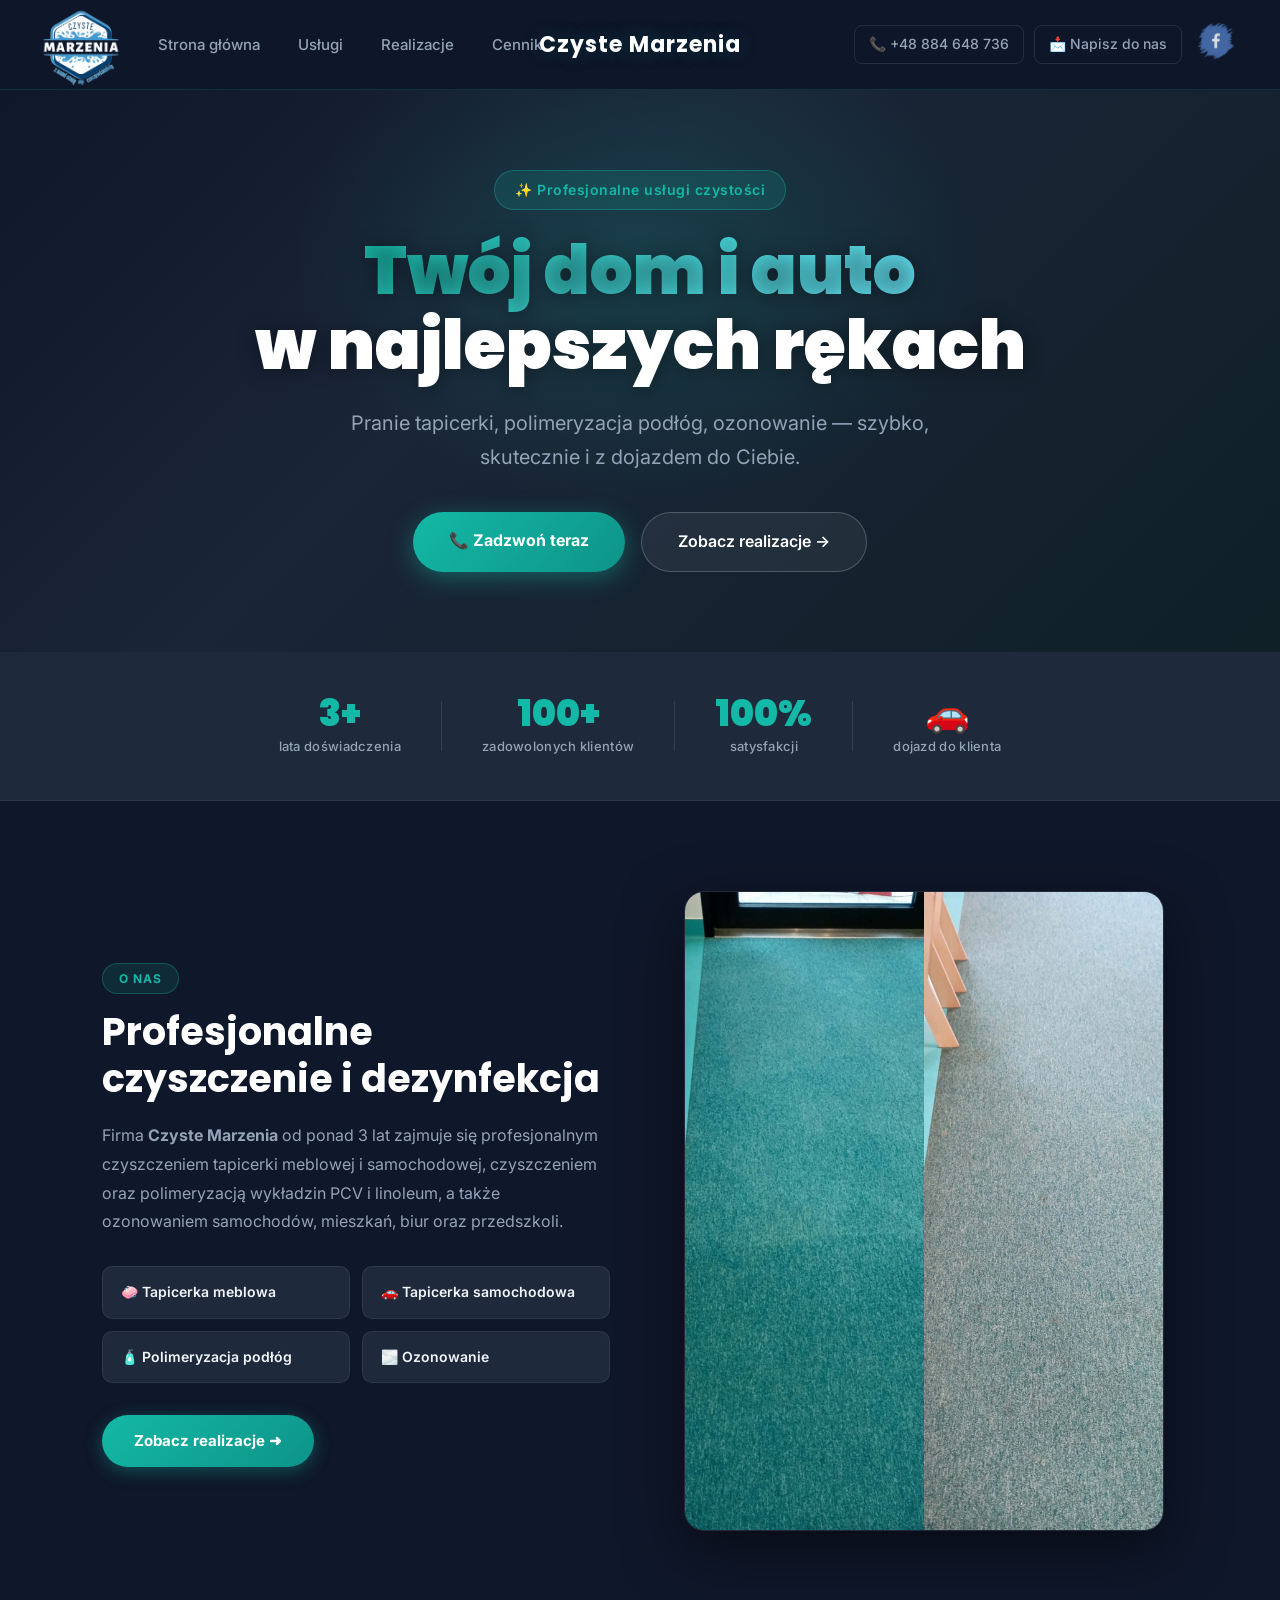
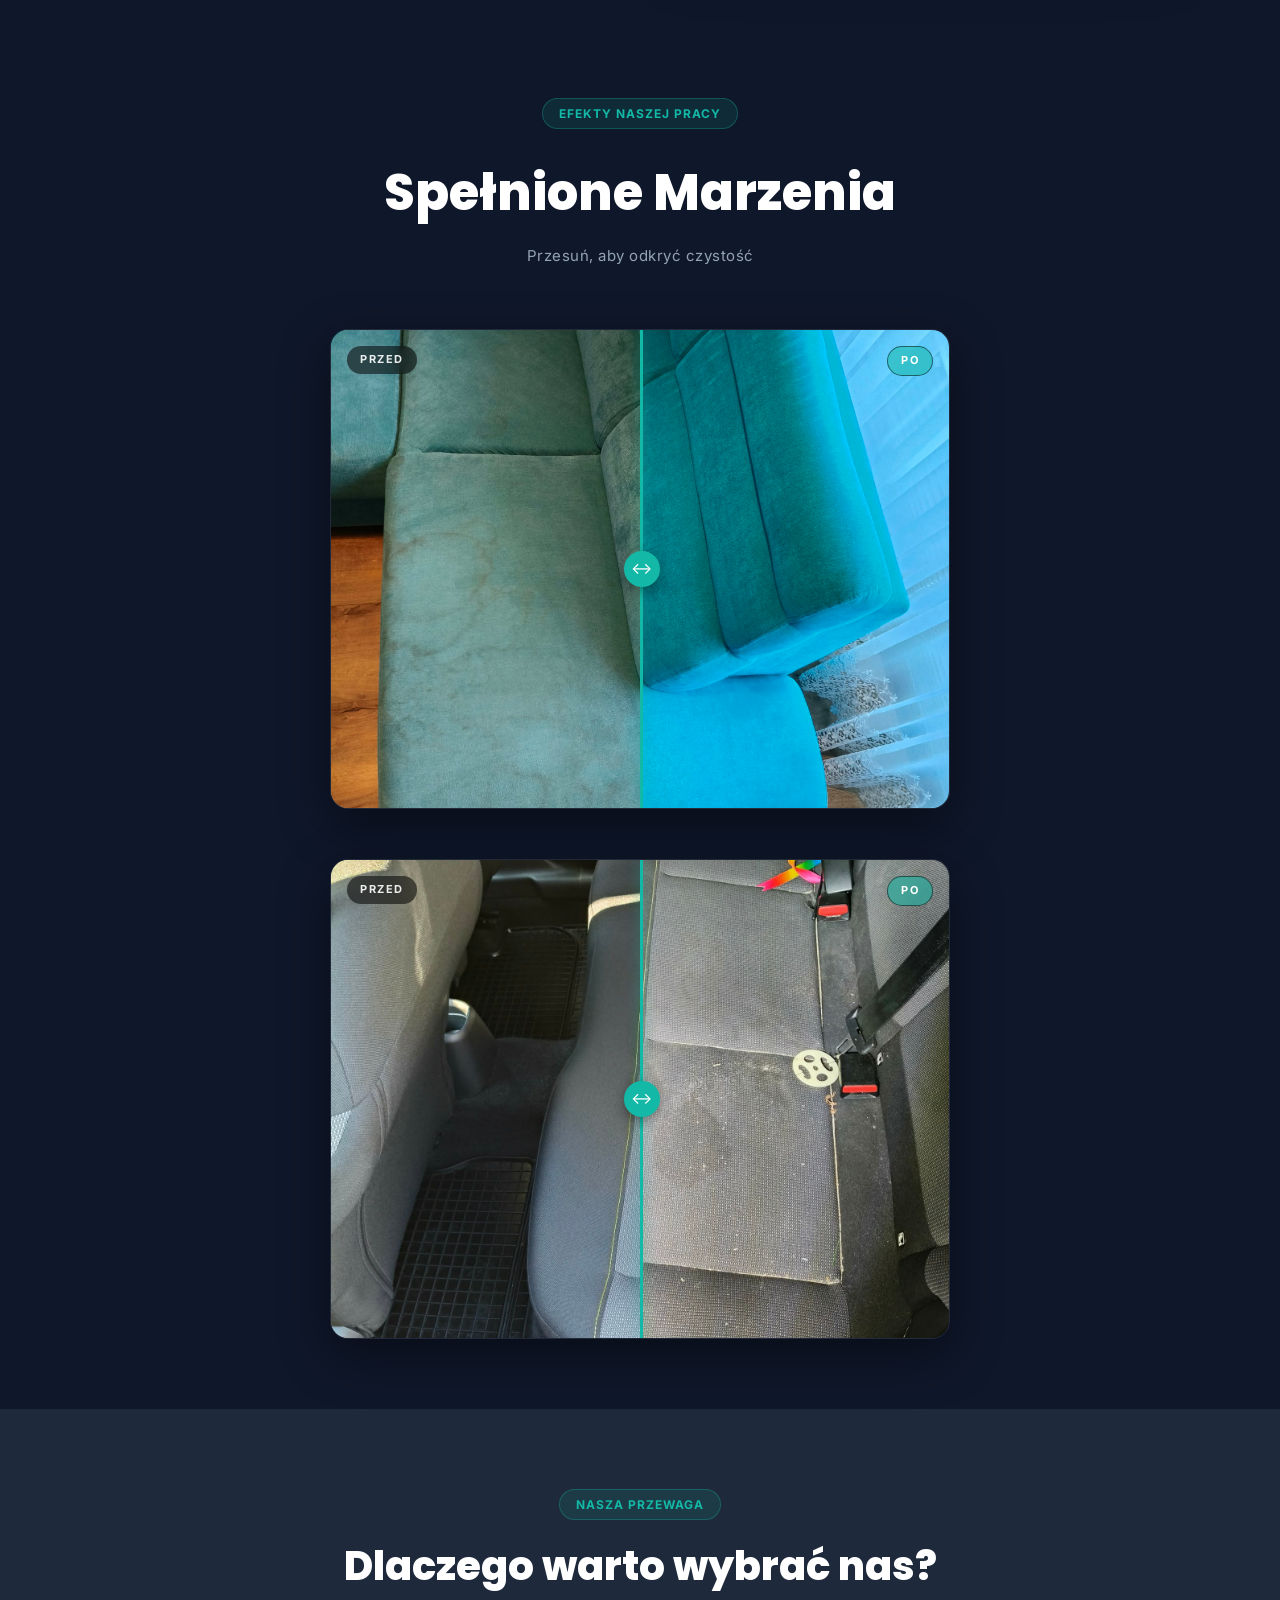
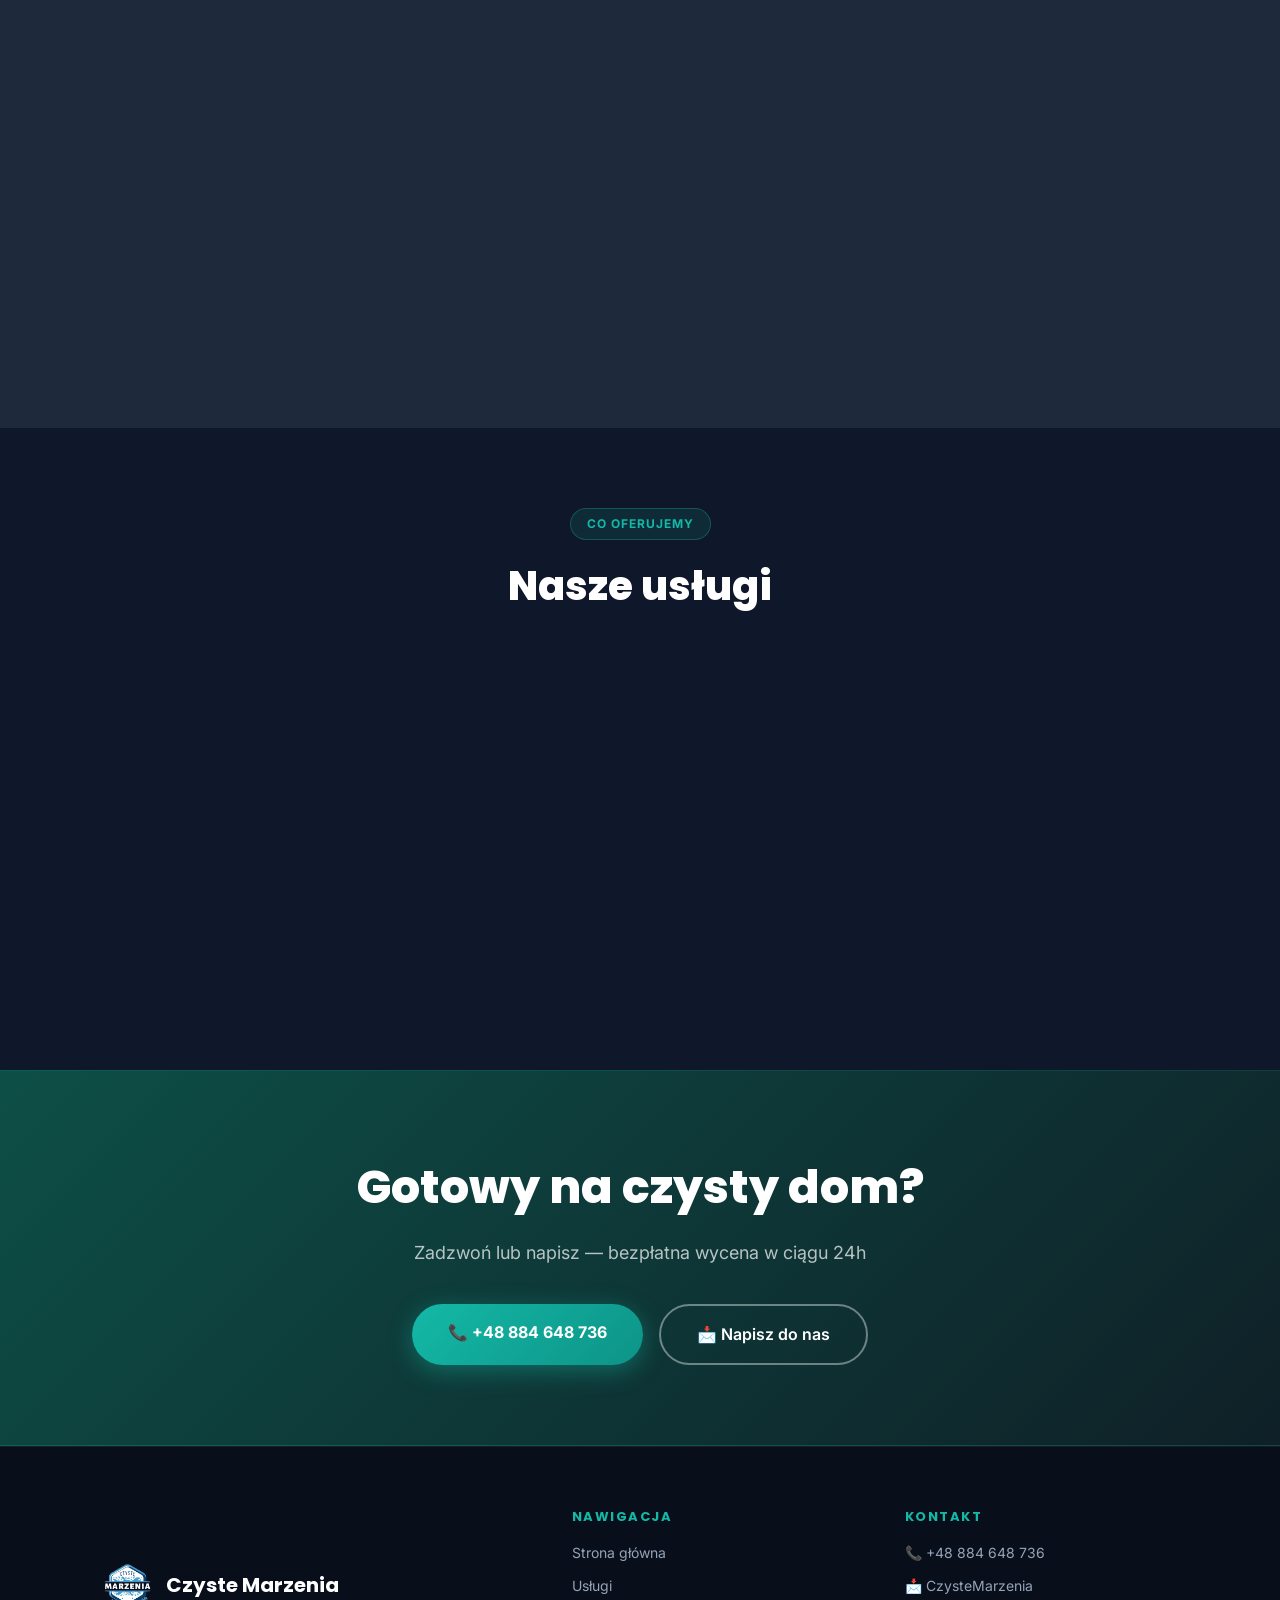
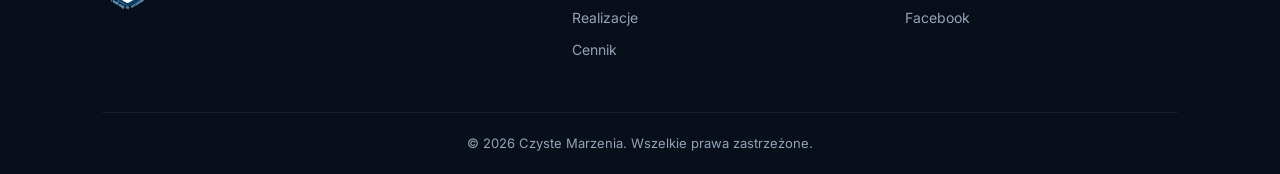
<file: index.html>
<!DOCTYPE html>
<html lang="pl">
<head>
  <meta charset="UTF-8">
  <meta name="viewport" content="width=device-width, initial-scale=1.0">
  <link rel="preconnect" href="https://fonts.googleapis.com">
  <link rel="preconnect" href="https://fonts.gstatic.com" crossorigin>
  <link href="https://fonts.googleapis.com/css2?family=Poppins:wght@400;600;700;900&family=Inter:wght@400;500;600&display=swap" rel="stylesheet">
  <link rel="stylesheet" href="stronaglowna.css">
  <title>Czyste Marzenia – Profesjonalne Czyszczenie</title>
</head>
<body>
<div class="container">

  <header id="header">
    <img src="profilowe.png" class="zdjecielogo" alt="logo">

    <nav class="nav-desktop">
      <a href="index.html" class="menu">Strona główna</a>
      <a href="uslugi.html" class="menu">Usługi</a>
      <a href="galeria.html" class="menu">Realizacje</a>
      <a href="cennik.html" class="menu">Cennik</a>
    </nav>

    <h1 class="napisglown">Czyste Marzenia</h1>

    <div class="header-contact">
      <a href="tel:+48884648736" class="kontakt-link">📞 +48 884 648 736</a>
      <a href="mailto:l@example.com" class="kontakt-link">📩 Napisz do nas</a>
      <a href="https://www.facebook.com/profile.php?id=61566759786024&locale=pl_PL" target="_blank" rel="noopener noreferrer">
        <img src="—Pngtree—facebook social media icon_3572498.png" class="fb-icon" alt="Facebook">
      </a>
    </div>

    <button class="hamburger" id="hamburger" aria-label="Otwórz menu">
      <span></span><span></span><span></span>
    </button>

    <nav class="mobile-menu" id="mobileMenu">
      <a href="index.html" class="mobile-link">Strona główna</a>
      <a href="uslugi.html" class="mobile-link">Usługi</a>
      <a href="galeria.html" class="mobile-link">Realizacje</a>
      <a href="cennik.html" class="mobile-link">Cennik</a>
      <a href="tel:+48884648736" class="mobile-link">📞 +48 884 648 736</a>
      <a href="mailto:l@example.com" class="mobile-link">📩 CzysteMarzenia</a>
      <a href="https://www.facebook.com/profile.php?id=61566759786024&locale=pl_PL" class="mobile-link" target="_blank">Facebook</a>
    </nav>
  </header>

  <!-- HERO -->
  <section class="hero">
    <div class="hero-bg-glow"></div>
    <div class="hero-content">
      <span class="hero-badge">✨ Profesjonalne usługi czystości</span>
      <h1 class="hero-title"><span class="gradient-text">Twój dom i auto</span><br>w najlepszych rękach</h1>
      <p class="hero-desc">Pranie tapicerki, polimeryzacja podłóg, ozonowanie — szybko, skutecznie i z dojazdem do Ciebie.</p>
      <div class="hero-btns">
        <a href="tel:+48884648736" class="btn-primary">📞 Zadzwoń teraz</a>
        <a href="galeria.html" class="btn-secondary">Zobacz realizacje →</a>
      </div>
    </div>
  </section>

  <!-- STATS -->
  <section class="stats">
    <div class="stat-item">
      <span class="stat-num" data-target="3">3+</span>
      <span class="stat-label">lata doświadczenia</span>
    </div>
    <div class="stat-divider"></div>
    <div class="stat-item">
      <span class="stat-num" data-target="100">100+</span>
      <span class="stat-label">zadowolonych klientów</span>
    </div>
    <div class="stat-divider"></div>
    <div class="stat-item">
      <span class="stat-num" data-target="100">100%</span>
      <span class="stat-label">satysfakcji</span>
    </div>
    <div class="stat-divider"></div>
    <div class="stat-item">
      <span class="stat-num">🚗</span>
      <span class="stat-label">dojazd do klienta</span>
    </div>
  </section>

  <!-- SEKCJA INFORMACJE -->
  <section class="informacje">
    <div class="info-box">
      <span class="section-label">O nas</span>
      <h2>Profesjonalne czyszczenie i dezynfekcja</h2>
      <p>
        Firma <b>Czyste Marzenia</b> od ponad 3 lat zajmuje się profesjonalnym czyszczeniem
        tapicerki meblowej i samochodowej, czyszczeniem oraz polimeryzacją wykładzin PCV
        i linoleum, a także ozonowaniem samochodów, mieszkań, biur oraz przedszkoli.
      </p>
      <div class="info-grid">
        <div class="info-item">🧼 Tapicerka meblowa</div>
        <div class="info-item">🚗 Tapicerka samochodowa</div>
        <div class="info-item">🧴 Polimeryzacja podłóg</div>
        <div class="info-item">🌫️ Ozonowanie</div>
      </div>
      <a class="przycisk" href="galeria.html">Zobacz realizacje ➜</a>
    </div>
    <div class="info-image">
      <a href="galeria.html"><img class="zdjecieglowna" src="glownainfo.png" alt="realizacje"></a>
    </div>
  </section>

  <!-- SPEŁNIONE MARZENIA -->
  <section class="spelnionemarzenia">
    <span class="section-label">Efekty naszej pracy</span>
    <p>Spełnione Marzenia</p>
    <a>Przesuń, aby odkryć czystość</a>
  </section>

  <!-- ZDJĘCIA PRZED/PO -->
  <section class="zdjeciaprzesowane">
    <div class="before-after">
      <img src="sofa3.1.png" class="img-before" alt="przed">
      <img src="sofa3.2.png" class="img-after" alt="po">
      <div class="linia"></div>
    </div>
    <div class="before-after">
      <img src="autobrudas1.png" class="img-before" alt="przed">
      <img src="autobrudas2.png" class="img-after" alt="po">
      <div class="linia"></div>
    </div>
  </section>

  <!-- DLACZEGO MY -->
  <section class="dlaczemy">
    <span class="section-label">Nasza przewaga</span>
    <h2>Dlaczego warto wybrać nas?</h2>
    <div class="zalety-grid">
      <div class="zaleta">
        <div class="ikonka">🧼</div>
        <h3>Profesjonalny sprzęt</h3>
        <p>Nowoczesny sprzęt i bezpieczne środki, gwarancja skuteczności i bezpieczeństwa.</p>
      </div>
      <div class="zaleta">
        <div class="ikonka">🔍</div>
        <h3>Dokładność i precyzja</h3>
        <p>Zwracamy uwagę na każdy detal, nawet w trudno dostępnych miejscach.</p>
      </div>
      <div class="zaleta">
        <div class="ikonka">🚗</div>
        <h3>Dojazd do klienta</h3>
        <p>Usługa wprost pod Twój adres – wygodnie i bezproblemowo.</p>
      </div>
      <div class="zaleta">
        <div class="ikonka">🌿</div>
        <h3>Bezpieczne środki</h3>
        <p>Środki czystości przyjazne dla środowiska i domowników.</p>
      </div>
    </div>
  </section>

  <!-- USŁUGI PREVIEW -->
  <section class="uslugi-preview">
    <span class="section-label">Co oferujemy</span>
    <h2>Nasze usługi</h2>
    <div class="uslugi-grid">
      <a href="uslugi.html" class="usluga-card">
        <div class="usluga-icon">🛋️</div>
        <h3>Pranie tapicerki</h3>
        <p>Meblowej i samochodowej — narożniki, kanapy, fotele, auta</p>
        <span class="usluga-link">Dowiedz się więcej →</span>
      </a>
      <a href="uslugi.html" class="usluga-card">
        <div class="usluga-icon">🏠</div>
        <h3>Polimeryzacja podłóg</h3>
        <p>Czyszczenie i zabezpieczanie wykładzin PCV i linoleum</p>
        <span class="usluga-link">Dowiedz się więcej →</span>
      </a>
      <a href="uslugi.html" class="usluga-card">
        <div class="usluga-icon">🌫️</div>
        <h3>Ozonowanie</h3>
        <p>Dezynfekcja samochodów, mieszkań, biur i przedszkoli</p>
        <span class="usluga-link">Dowiedz się więcej →</span>
      </a>
      <a href="uslugi.html" class="usluga-card">
        <div class="usluga-icon">🚗</div>
        <h3>Dojazd do klienta</h3>
        <p>Przyjedziemy pod wskazany adres — bez dodatkowych kosztów</p>
        <span class="usluga-link">Dowiedz się więcej →</span>
      </a>
    </div>
  </section>

  <!-- CTA -->
  <section class="cta-section">
    <div class="cta-content">
      <h2>Gotowy na czysty dom?</h2>
      <p>Zadzwoń lub napisz — bezpłatna wycena w ciągu 24h</p>
      <div class="cta-btns">
        <a href="tel:+48884648736" class="btn-primary">📞 +48 884 648 736</a>
        <a href="mailto:l@example.com" class="btn-outline">📩 Napisz do nas</a>
      </div>
    </div>
  </section>

  <!-- FOOTER -->
  <footer>
    <div class="footer-inner">
      <div class="footer-brand">
        <img src="profilowe.png" alt="logo" class="footer-logo">
        <span>Czyste Marzenia</span>
      </div>
      <div class="footer-links">
        <p class="footer-heading">Nawigacja</p>
        <a href="stronaglowna.html">Strona główna</a>
        <a href="uslugi.html">Usługi</a>
        <a href="galeria.html">Realizacje</a>
        <a href="cennik.html">Cennik</a>
      </div>
      <div class="footer-contact">
        <p class="footer-heading">Kontakt</p>
        <a href="tel:+48884648736">📞 +48 884 648 736</a>
        <a href="mailto:l@example.com">📩 CzysteMarzenia</a>
        <a href="https://www.facebook.com/profile.php?id=61566759786024&locale=pl_PL" target="_blank">Facebook</a>
      </div>
    </div>
    <div class="footer-bottom">
      <p>© 2026 Czyste Marzenia. Wszelkie prawa zastrzeżone.</p>
    </div>
  </footer>

</div>

<script>
const hamburger = document.getElementById('hamburger');
const mobileMenu = document.getElementById('mobileMenu');
hamburger.addEventListener('click', () => {
  hamburger.classList.toggle('active');
  mobileMenu.classList.toggle('open');
});

const header = document.getElementById('header');
window.addEventListener('scroll', () => {
  header.classList.toggle('scrolled', window.scrollY > 60);
});

const sliders = document.querySelectorAll(".before-after");
sliders.forEach(slider => {
  const zdjeciePo = slider.querySelector(".img-after");
  const linia = slider.querySelector(".linia");
  let przesuwanie = false;

  linia.addEventListener("mousedown", () => przesuwanie = true);
  window.addEventListener("mouseup", () => przesuwanie = false);
  window.addEventListener("mousemove", (e) => {
    if (!przesuwanie) return;
    const rect = slider.getBoundingClientRect();
    let x = Math.min(Math.max(e.clientX - rect.left, 0), rect.width);
    let p = (x / rect.width) * 100;
    zdjeciePo.style.clipPath = `inset(0 ${100 - p}% 0 0)`;
    linia.style.left = p + "%";
  });

  linia.addEventListener("touchstart", (e) => { e.preventDefault(); przesuwanie = true; });
  window.addEventListener("touchend", () => przesuwanie = false);
  window.addEventListener("touchmove", (e) => {
    if (!przesuwanie) return;
    const rect = slider.getBoundingClientRect();
    let x = Math.min(Math.max(e.touches[0].clientX - rect.left, 0), rect.width);
    let p = (x / rect.width) * 100;
    zdjeciePo.style.clipPath = `inset(0 ${100 - p}% 0 0)`;
    linia.style.left = p + "%";
  });
});

const observer = new IntersectionObserver((entries) => {
  entries.forEach(e => { if (e.isIntersecting) e.target.classList.add('visible'); });
}, { threshold: 0.12 });

document.querySelectorAll('.zaleta, .stat-item, .info-box, .info-image, .usluga-card').forEach(el => observer.observe(el));

function animateCounter(el, target, suffix) {
  let current = 0;
  const increment = Math.ceil(target / 60);
  const timer = setInterval(() => {
    current = Math.min(current + increment, target);
    el.textContent = current + suffix;
    if (current >= target) clearInterval(timer);
  }, 20);
}

const statObserver = new IntersectionObserver((entries) => {
  entries.forEach(e => {
    if (e.isIntersecting) {
      const num = e.target.querySelector('.stat-num[data-target]');
      if (num) {
        const raw = num.dataset.target;
        const suffix = raw === '3' ? '+' : raw === '100' && num.closest('.stat-item').querySelector('.stat-label').textContent.includes('klient') ? '+' : '%';
        animateCounter(num, parseInt(raw), suffix);
      }
      statObserver.unobserve(e.target);
    }
  });
}, { threshold: 0.5 });

document.querySelectorAll('.stat-item').forEach(el => statObserver.observe(el));
</script>
</body>
</html>
</file>
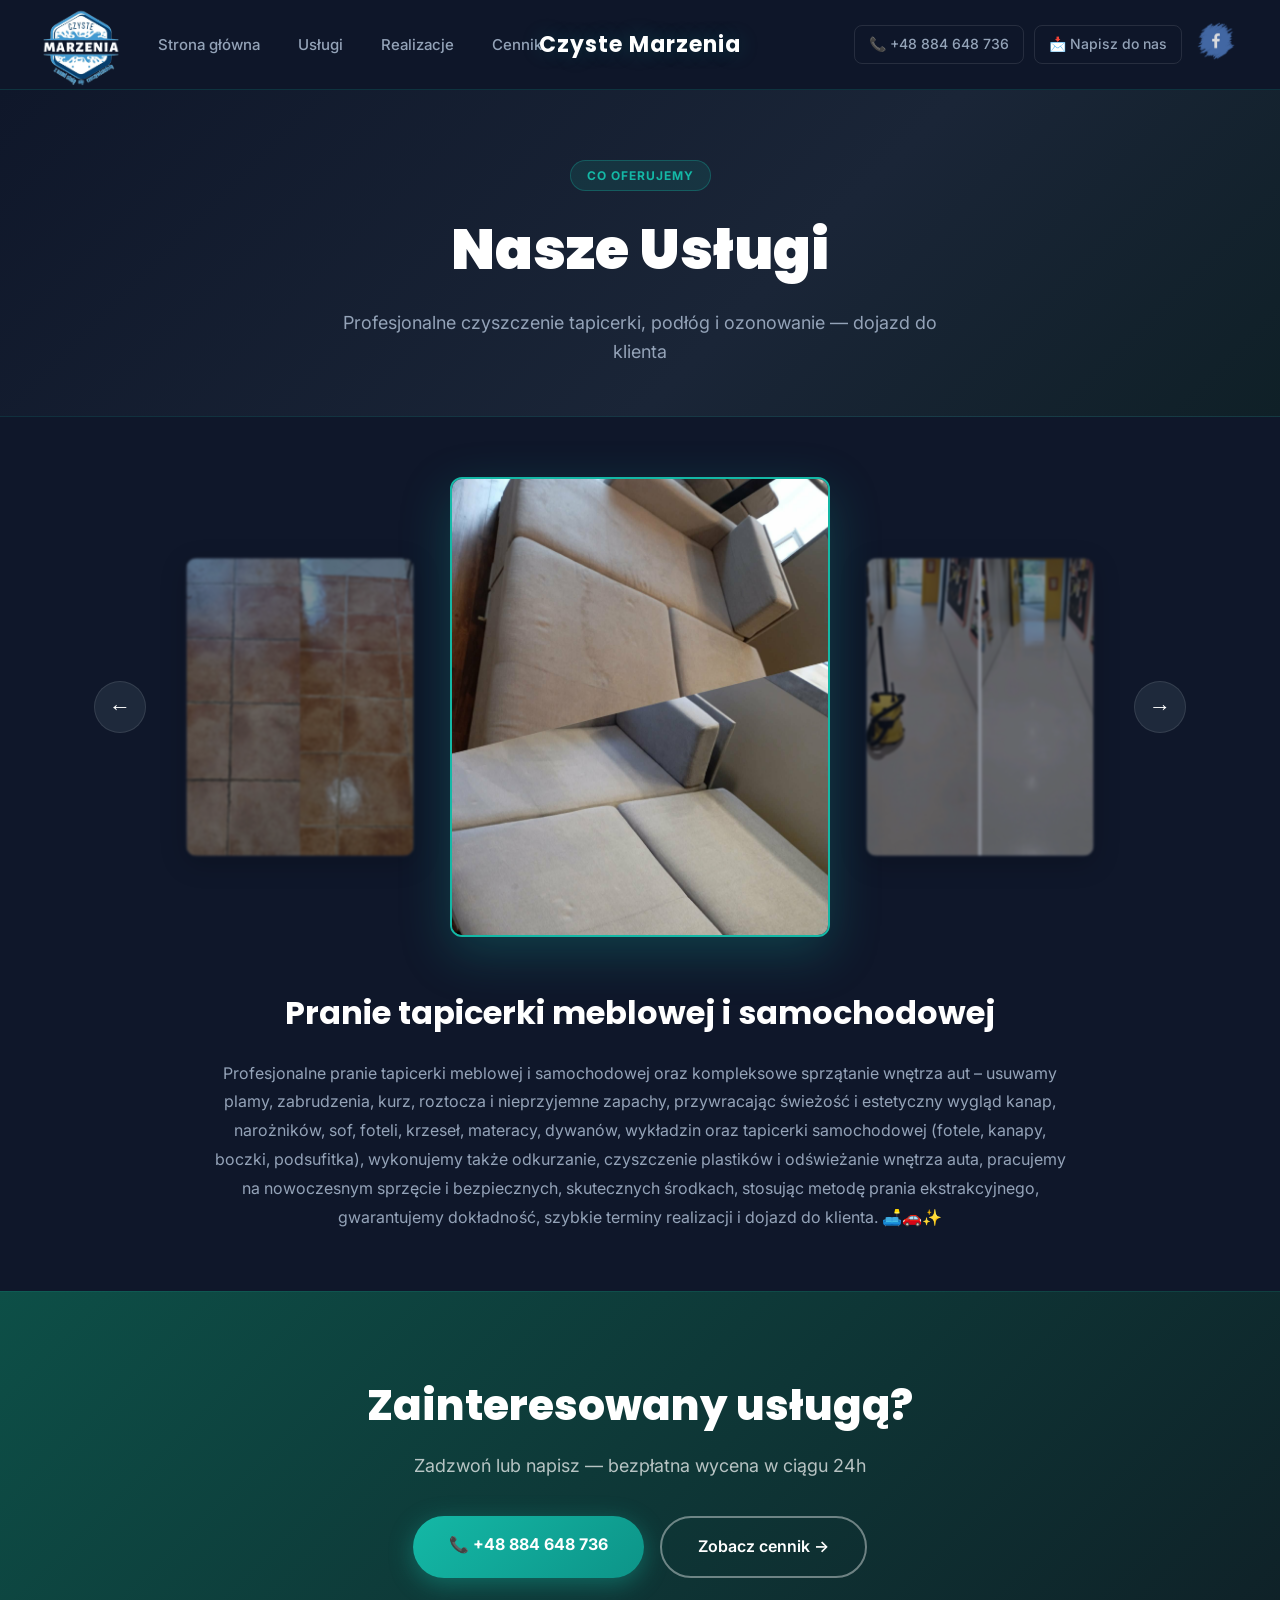
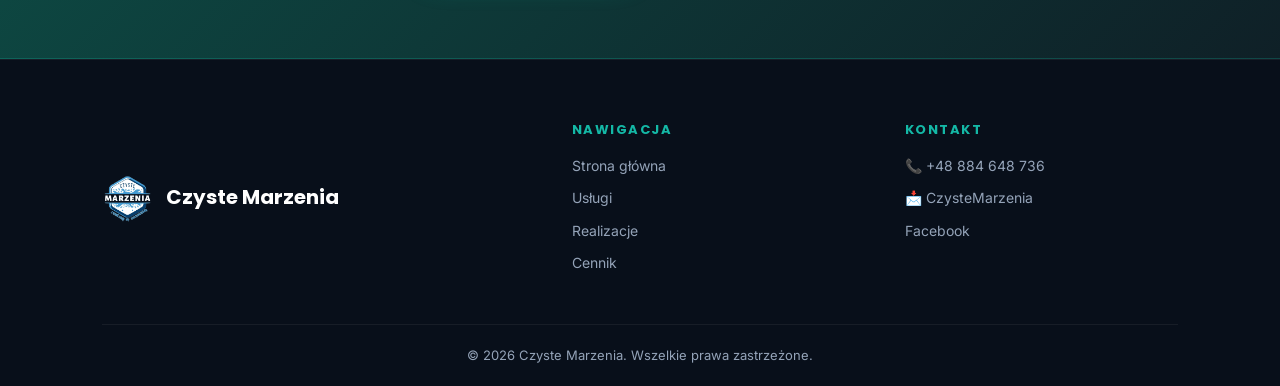
<file: uslugi.html>
<!DOCTYPE html>
<html lang="pl">
<head>
    <meta charset="UTF-8">
    <meta name="viewport" content="width=device-width, initial-scale=1.0">
    <link rel="preconnect" href="https://fonts.googleapis.com">
    <link rel="preconnect" href="https://fonts.gstatic.com" crossorigin>
    <link href="https://fonts.googleapis.com/css2?family=Poppins:wght@400;600;700;900&family=Inter:wght@400;500;600&display=swap" rel="stylesheet">
    <link rel="stylesheet" href="uslugi.css">
    <title>Usługi - Czyste Marzenia</title>
</head>
<body>
<div class="container">

  <header id="header">
    <img src="profilowe.png" class="zdjecielogo" alt="logo">

    <nav class="nav-desktop">
      <a href="index.html" class="menu">Strona główna</a>
      <a href="uslugi.html" class="menu">Usługi</a>
      <a href="galeria.html" class="menu">Realizacje</a>
      <a href="cennik.html" class="menu">Cennik</a>
    </nav>

    <h1 class="napisglown">Czyste Marzenia</h1>

    <div class="header-contact">
      <a href="tel:+48884648736" class="kontakt-link">📞 +48 884 648 736</a>
      <a href="mailto:l@example.com" class="kontakt-link">📩 Napisz do nas</a>
      <a href="https://www.facebook.com/profile.php?id=61566759786024&locale=pl_PL" target="_blank" rel="noopener noreferrer">
        <img src="—Pngtree—facebook social media icon_3572498.png" class="fb-icon" alt="Facebook">
      </a>
    </div>

    <button class="hamburger" id="hamburger" aria-label="Otwórz menu">
      <span></span><span></span><span></span>
    </button>

    <nav class="mobile-menu" id="mobileMenu">
      <a href="index.html" class="mobile-link">Strona główna</a>
      <a href="uslugi.html" class="mobile-link">Usługi</a>
      <a href="galeria.html" class="mobile-link">Realizacje</a>
      <a href="cennik.html" class="mobile-link">Cennik</a>
      <a href="tel:+48884648736" class="mobile-link">📞 +48 884 648 736</a>
      <a href="mailto:l@example.com" class="mobile-link">📩 CzysteMarzenia</a>
      <a href="https://www.facebook.com/profile.php?id=61566759786024&locale=pl_PL" class="mobile-link" target="_blank">Facebook</a>
    </nav>
  </header>

  <section class="page-hero">
    <span class="page-hero-label">Co oferujemy</span>
    <h2 class="page-hero-title">Nasze Usługi</h2>
    <p class="page-hero-sub">Profesjonalne czyszczenie tapicerki, podłóg i ozonowanie — dojazd do klienta</p>
  </section>

  <section class="slider">
    <button class="arrow left" onclick="prevSlide()">&#8592;</button>
    <div class="slides">
      <img id="prev" alt="poprzednia usługa">
      <img id="current" alt="aktualna usługa">
      <img id="next" alt="następna usługa">
    </div>
    <button class="arrow right" onclick="nextSlide()">&#8594;</button>
  </section>

  <section class="nazwauslugi">
    <p id="serviceTitle"></p>
  </section>

  <section class="opisuslugi">
    <p id="serviceDescription"></p>
  </section>

  <section class="cta-section">
    <div class="cta-content">
      <h2>Zainteresowany usługą?</h2>
      <p>Zadzwoń lub napisz — bezpłatna wycena w ciągu 24h</p>
      <div class="cta-btns">
        <a href="tel:+48884648736" class="btn-primary">📞 +48 884 648 736</a>
        <a href="cennik.html" class="btn-outline">Zobacz cennik →</a>
      </div>
    </div>
  </section>

  <footer>
    <div class="footer-inner">
      <div class="footer-brand">
        <img src="profilowe.png" alt="logo" class="footer-logo">
        <span>Czyste Marzenia</span>
      </div>
      <div class="footer-links">
        <p class="footer-heading">Nawigacja</p>
        <a href="index.html">Strona główna</a>
        <a href="uslugi.html">Usługi</a>
        <a href="galeria.html">Realizacje</a>
        <a href="cennik.html">Cennik</a>
      </div>
      <div class="footer-contact">
        <p class="footer-heading">Kontakt</p>
        <a href="tel:+48884648736">📞 +48 884 648 736</a>
        <a href="mailto:l@example.com">📩 CzysteMarzenia</a>
        <a href="https://www.facebook.com/profile.php?id=61566759786024&locale=pl_PL" target="_blank">Facebook</a>
      </div>
    </div>
    <div class="footer-bottom">
      <p>© 2026 Czyste Marzenia. Wszelkie prawa zastrzeżone.</p>
    </div>
  </footer>

</div>

<script>
const hamburger = document.getElementById('hamburger');
const mobileMenu = document.getElementById('mobileMenu');
hamburger.addEventListener('click', () => {
  hamburger.classList.toggle('active');
  mobileMenu.classList.toggle('open');
});

const header = document.getElementById('header');
window.addEventListener('scroll', () => {
  header.classList.toggle('scrolled', window.scrollY > 60);
});

const services = [
{
  image: "uslugi1.png",
  title: "Pranie tapicerki meblowej i samochodowej",
  description: "Profesjonalne pranie tapicerki meblowej i samochodowej oraz kompleksowe sprzątanie wnętrza aut – usuwamy plamy, zabrudzenia, kurz, roztocza i nieprzyjemne zapachy, przywracając świeżość i estetyczny wygląd kanap, narożników, sof, foteli, krzeseł, materacy, dywanów, wykładzin oraz tapicerki samochodowej (fotele, kanapy, boczki, podsufitka), wykonujemy także odkurzanie, czyszczenie plastików i odświeżanie wnętrza auta, pracujemy na nowoczesnym sprzęcie i bezpiecznych, skutecznych środkach, stosując metodę prania ekstrakcyjnego, gwarantujemy dokładność, szybkie terminy realizacji i dojazd do klienta. 🛋️🚗✨"
},
{
  image: "podloga2.png",
  title: "Czyszczenie i polimeryzacja wykładzin PCV i linoleum",
  description: "Profesjonalne czyszczenie i polimeryzacja wykładzin PCV oraz linoleum – dokładnie usuwamy zabrudzenia, stare warstwy ochronne i osady przy użyciu profesjonalnych maszyn oraz specjalistycznych środków, następnie nakładamy kilka warstw powłoki polimerowej, która zabezpiecza podłogę przed ścieraniem, zarysowaniami i wnikaniem brudu, ułatwia codzienne utrzymanie czystości, nadaje estetyczny połysk oraz wydłuża żywotność wykładziny; usługa polecana do biur, szkół, urzędów, placówek medycznych, sklepów i innych obiektów o dużym natężeniu ruchu. ✨"
},
{
  image: "ozonowanie.png",
  title: "Ozonowanie samochodów, mieszkań, przedszkoli i biur",
  description: "Profesjonalne ozonowanie samochodów, mieszkań, biur oraz przedszkoli – skutecznie usuwamy bakterie, wirusy, grzyby, pleśń oraz nieprzyjemne zapachy dzięki nowoczesnym generatorom ozonu, który dociera do trudno dostępnych miejsc i zapewnia dokładną dezynfekcję bez użycia chemii; ozonowanie eliminuje zapach papierosów i zwierząt w samochodach, dezynfekuje klimatyzację, odświeża powietrze w mieszkaniach i biurach, usuwa zapachy po remontach i pożarach, likwiduje pleśń oraz poprawia higienę w przedszkolach i żłobkach, gwarantując szybką, skuteczną i bezpieczną dezynfekcję. ✨🚗🏠"
},
{
  image: "dostawa2.png",
  title: "Dojazd do klienta",
  description: "Oferujemy wygodny dojazd bezpośrednio pod wskazany adres – nie musisz nigdzie wychodzić ani transportować mebli. Nasz zespół przyjeżdża z profesjonalnym sprzętem i środkami czystości, gotowy do pracy na miejscu. Obsługujemy klientów indywidualnych oraz firmy na terenie całego regionu."
}
,
{
  image: "plytki.png",
  title: "Profesjonalne doczyszczanie fug i płytek – przywróć blask swojej podłodze!",
  description: "Przywróć swoim powierzchniom świeżość, higienę i estetyczny wygląd – bez konieczności kosztownego remontu. Oferujemy skuteczne i bezpieczne czyszczenie płytek oraz fug z wykorzystaniem specjalistycznego sprzętu i profesjonalnych środków czyszczących."
}
];

let current = 0;

function updateSlider() {
  let prevIndex = (current - 1 + services.length) % services.length;
  let nextIndex = (current + 1) % services.length;
  document.getElementById("prev").src = services[prevIndex].image;
  document.getElementById("current").src = services[current].image;
  document.getElementById("next").src = services[nextIndex].image;
  document.getElementById("serviceTitle").textContent = services[current].title;
  document.getElementById("serviceDescription").textContent = services[current].description;
}

function nextSlide() {
  current = (current + 1) % services.length;
  updateSlider();
}

function prevSlide() {
  current = (current - 1 + services.length) % services.length;
  updateSlider();
}

updateSlider();
</script>
</body>
</html>
</file>
<file: stronaglowna.css>
﻿/* ===== CSS VARIABLES ===== */
:root {
    --kolor-glowny: #14b8a6;
    --kolor-ciemny: #0d9488;
    --kolor-blask: rgba(20, 184, 166, 0.25);
    --tlo: #0f172a;
    --tlo-karta: #1e293b;
    --tlo-karta2: #1a2537;
    --tekst: #f1f5f9;
    --tekst-szary: #94a3b8;
    --biel: #ffffff;
    --zaokraglenie: 16px;
    --cien: 0 8px 32px rgba(0,0,0,0.35);
    --animacja: 0.3s ease;
}

/* ===== RESET ===== */
*, *::before, *::after {
    margin: 0;
    padding: 0;
    box-sizing: border-box;
}

html { scroll-behavior: smooth; }

body {
    font-family: 'Inter', Arial, sans-serif;
    background: var(--tlo);
    color: var(--tekst);
    line-height: 1.6;
}

.container {
    display: flex;
    flex-direction: column;
    min-height: 100vh;
}

header {
    position: sticky;
    top: 0;
    z-index: 100;
    background: rgba(15, 23, 42, 0.92);
    backdrop-filter: blur(14px);
    -webkit-backdrop-filter: blur(14px);
    border-bottom: 1px solid rgba(20,184,166,0.18);
    display: flex;
    align-items: center;
    justify-content: flex-start;
    padding: 0 40px;
    height: 90px;
    width: 100%;
    transition: box-shadow var(--animacja), background var(--animacja);
    gap: 20px;
    position: relative;
}

header.scrolled {
    box-shadow: 0 4px 30px rgba(0,0,0,0.5);
    background: rgba(15, 23, 42, 0.98);
}

.zdjecielogo {
    width: 82px;
    height: 82px;
    border-radius: 50%;
    object-fit: cover;
    flex-shrink: 0;
    transition: transform var(--animacja);
}

.zdjecielogo:hover { transform: scale(1.06); }

.nav-desktop {
    display: flex;
    align-items: center;
    gap: 6px;
    flex-shrink: 0;
}

.menu {
    text-decoration: none;
    color: var(--tekst-szary);
    font-family: 'Inter', sans-serif;
    font-size: 15px;
    font-weight: 500;
    padding: 8px 16px;
    border-radius: 8px;
    transition: color var(--animacja), background var(--animacja);
}

.menu:hover {
    color: var(--kolor-glowny);
    background: rgba(20,184,166,0.1);
}

.napisglown {
    font-family: 'Poppins', sans-serif;
    font-size: 22px;
    font-weight: 700;
    color: var(--biel);
    letter-spacing: 1px;
    white-space: nowrap;
    text-shadow: 0 0 20px var(--kolor-blask);
    position: absolute;
    left: 50%;
    transform: translateX(-50%);
    pointer-events: none;
}

.header-contact {
    display: flex;
    align-items: center;
    gap: 10px;
    flex-shrink: 0;
    margin-left: auto;
}

.kontakt-link {
    text-decoration: none;
    color: var(--tekst-szary);
    font-size: 14px;
    font-weight: 500;
    padding: 7px 14px;
    border-radius: 8px;
    border: 1px solid rgba(255,255,255,0.1);
    transition: all var(--animacja);
    white-space: nowrap;
}

.kontakt-link:hover {
    color: var(--kolor-glowny);
    border-color: var(--kolor-glowny);
    background: rgba(20,184,166,0.08);
}

.fb-icon {
    width: 48px;
    height: 48px;
    border-radius: 50%;
    opacity: 0.85;
    transition: opacity var(--animacja);
}

.fb-icon:hover { opacity: 1; }


.hamburger {
    display: none;
    flex-direction: column;
    justify-content: space-between;
    width: 30px;
    height: 22px;
    background: transparent;
    border: none;
    cursor: pointer;
    padding: 0;
    margin-left: 8px;
    flex-shrink: 0;
    z-index: 200;
}

.hamburger span {
    display: block;
    width: 100%;
    height: 3px;
    background: var(--biel);
    border-radius: 3px;
    transition: 0.3s;
}

.hamburger.active span:nth-child(1) { transform: translateY(9px) rotate(45deg); }
.hamburger.active span:nth-child(2) { opacity: 0; }
.hamburger.active span:nth-child(3) { transform: translateY(-9px) rotate(-45deg); }


.mobile-menu {
    display: none;
    flex-direction: column;
    position: absolute;
    top: 100%;
    left: 0;
    width: 100%;
    background: #0f172a;
    z-index: 150;
    border-top: 2px solid var(--kolor-glowny);
    box-shadow: 0 10px 30px rgba(0,0,0,0.4);
}

.mobile-menu.open { display: flex; }

.mobile-link {
    padding: 16px 24px;
    color: var(--tekst);
    text-decoration: none;
    font-size: 16px;
    font-weight: 500;
    border-bottom: 1px solid rgba(255,255,255,0.06);
    transition: background var(--animacja), color var(--animacja);
}

.mobile-link:hover {
    background: rgba(20,184,166,0.12);
    color: var(--kolor-glowny);
}


.hero {
    position: relative;
    background: linear-gradient(135deg, #0f172a 0%, #1a2537 40%, #0f2027 100%);
    min-height: 520px;
    display: flex;
    align-items: center;
    justify-content: center;
    overflow: hidden;
    padding: 80px 40px;
}

.hero-bg-glow {
    position: absolute;
    top: -80px;
    left: 50%;
    transform: translateX(-50%);
    width: 700px;
    height: 500px;
    background: radial-gradient(ellipse at center, rgba(20,184,166,0.18) 0%, transparent 70%);
    pointer-events: none;
}

.hero-content {
    position: relative;
    z-index: 1;
    text-align: center;
    max-width: 780px;
    animation: fadeUp 0.8s ease both;
}

@keyframes fadeUp {
    from { opacity: 0; transform: translateY(30px); }
    to   { opacity: 1; transform: translateY(0); }
}

.hero-badge {
    display: inline-block;
    background: rgba(20,184,166,0.15);
    border: 1px solid rgba(20,184,166,0.35);
    color: var(--kolor-glowny);
    font-size: 14px;
    font-weight: 600;
    padding: 8px 20px;
    border-radius: 50px;
    margin-bottom: 24px;
    letter-spacing: 0.5px;
    animation: float 3s ease-in-out infinite;
}

@keyframes float {
    0%, 100% { transform: translateY(0); }
    50% { transform: translateY(-6px); }
}

.hero-title {
    font-family: 'Poppins', sans-serif;
    font-size: clamp(36px, 6vw, 68px);
    font-weight: 900;
    line-height: 1.1;
    color: var(--biel);
    margin-bottom: 22px;
    text-shadow: 0 2px 20px rgba(0,0,0,0.4);
}

.gradient-text {
    background: linear-gradient(135deg, #14b8a6 0%, #67e8f9 50%, #14b8a6 100%);
    background-size: 200% auto;
    -webkit-background-clip: text;
    -webkit-text-fill-color: transparent;
    background-clip: text;
    animation: gradientFlow 3s ease infinite;
}

@keyframes gradientFlow {
    0% { background-position: 0% center; }
    50% { background-position: 100% center; }
    100% { background-position: 0% center; }
}

.hero-desc {
    font-size: clamp(16px, 2vw, 20px);
    color: var(--tekst-szary);
    margin-bottom: 38px;
    max-width: 580px;
    margin-left: auto;
    margin-right: auto;
    line-height: 1.7;
}

.hero-btns {
    display: flex;
    gap: 16px;
    justify-content: center;
    flex-wrap: wrap;
}

.btn-primary {
    display: inline-block;
    background: linear-gradient(135deg, var(--kolor-glowny) 0%, var(--kolor-ciemny) 100%);
    color: var(--biel);
    text-decoration: none;
    font-size: 16px;
    font-weight: 700;
    padding: 16px 36px;
    border-radius: 50px;
    box-shadow: 0 6px 24px rgba(20,184,166,0.4);
    transition: transform var(--animacja), box-shadow var(--animacja);
    white-space: nowrap;
}

.btn-primary:hover {
    transform: translateY(-2px);
    box-shadow: 0 10px 32px rgba(20,184,166,0.55);
}

.btn-secondary {
    display: inline-block;
    background: rgba(255,255,255,0.06);
    color: var(--biel);
    text-decoration: none;
    font-size: 16px;
    font-weight: 600;
    padding: 16px 36px;
    border-radius: 50px;
    border: 1.5px solid rgba(255,255,255,0.2);
    transition: all var(--animacja);
    white-space: nowrap;
}

.btn-secondary:hover {
    background: rgba(255,255,255,0.12);
    border-color: rgba(255,255,255,0.4);
    transform: translateY(-2px);
}

/* ===== STATS ===== */
.stats {
    display: flex;
    align-items: center;
    justify-content: center;
    gap: 0;
    background: var(--tlo-karta);
    border-bottom: 1px solid rgba(255,255,255,0.06);
    padding: 32px 40px;
    flex-wrap: wrap;
}

.stat-item {
    display: flex;
    flex-direction: column;
    align-items: center;
    padding: 12px 40px;
    opacity: 0;
    transform: translateY(20px);
    transition: opacity 0.5s ease, transform 0.5s ease;
}

.stat-item.visible {
    opacity: 1;
    transform: translateY(0);
}

.stat-num {
    font-family: 'Poppins', sans-serif;
    font-size: 36px;
    font-weight: 900;
    color: var(--kolor-glowny);
    line-height: 1;
}

.stat-label {
    font-size: 13px;
    color: var(--tekst-szary);
    margin-top: 4px;
    text-align: center;
    font-weight: 500;
    letter-spacing: 0.3px;
}

.stat-divider {
    width: 1px;
    height: 50px;
    background: rgba(255,255,255,0.1);
}


.section-label {
    display: inline-block;
    background: rgba(20,184,166,0.12);
    border: 1px solid rgba(20,184,166,0.3);
    color: var(--kolor-glowny);
    font-size: 12px;
    font-weight: 700;
    padding: 5px 16px;
    border-radius: 50px;
    margin-bottom: 14px;
    letter-spacing: 1px;
    text-transform: uppercase;
}

.informacje {
    display: flex;
    align-items: center;
    gap: 60px;
    padding: 90px 8%;
    background: var(--tlo);
}

.info-box {
    flex: 1;
    opacity: 0;
    transform: translateX(-30px);
    transition: opacity 0.6s ease, transform 0.6s ease;
}

.info-box.visible {
    opacity: 1;
    transform: translateX(0);
}

.info-box h2 {
    font-family: 'Poppins', sans-serif;
    font-size: clamp(26px, 3.5vw, 38px);
    font-weight: 700;
    color: var(--biel);
    margin-bottom: 18px;
    line-height: 1.25;
}

.info-box p {
    font-size: 16px;
    color: var(--tekst-szary);
    margin-bottom: 30px;
    line-height: 1.8;
}

.info-grid {
    display: grid;
    grid-template-columns: 1fr 1fr;
    gap: 12px;
    margin-bottom: 32px;
}

.info-item {
    background: var(--tlo-karta);
    border: 1px solid rgba(255,255,255,0.07);
    border-radius: 10px;
    padding: 14px 18px;
    font-size: 14px;
    font-weight: 600;
    color: var(--tekst);
    transition: border-color var(--animacja), transform var(--animacja);
}

.info-item:hover {
    border-color: var(--kolor-glowny);
    transform: translateY(-2px);
}

.przycisk {
    display: inline-block;
    background: linear-gradient(135deg, var(--kolor-glowny), var(--kolor-ciemny));
    color: var(--biel);
    text-decoration: none;
    font-weight: 700;
    font-size: 15px;
    padding: 14px 32px;
    border-radius: 50px;
    box-shadow: 0 4px 18px rgba(20,184,166,0.35);
    transition: transform var(--animacja), box-shadow var(--animacja);
}

.przycisk:hover {
    transform: translateY(-2px);
    box-shadow: 0 8px 28px rgba(20,184,166,0.5);
}

.info-image {
    flex: 1;
    display: flex;
    justify-content: center;
    opacity: 0;
    transform: translateX(30px);
    transition: opacity 0.6s ease 0.15s, transform 0.6s ease 0.15s;
}

.info-image.visible {
    opacity: 1;
    transform: translateX(0);
}

.zdjecieglowna {
    width: 100%;
    max-width: 480px;
    border-radius: 20px;
    object-fit: cover;
    box-shadow: 0 20px 60px rgba(0,0,0,0.5);
    border: 1px solid rgba(255,255,255,0.08);
    transition: transform var(--animacja);
}

.zdjecieglowna:hover { transform: scale(1.02); }


.spelnionemarzenia {
    text-align: center;
    padding: 70px 20px 30px;
    background: var(--tlo);
}

.spelnionemarzenia p {
    font-family: 'Poppins', sans-serif;
    font-size: clamp(30px, 5vw, 50px);
    font-weight: 800;
    color: var(--biel);
    margin: 10px 0;
}

.spelnionemarzenia a {
    font-size: 15px;
    color: var(--tekst-szary);
    letter-spacing: 0.5px;
}


.zdjeciaprzesowane {
    display: flex;
    justify-content: center;
    gap: 50px;
    flex-wrap: wrap;
    padding: 30px 40px 70px;
    background: var(--tlo);
}

.before-after {
    position: relative;
    width: 620px;
    height: 480px;
    border-radius: 18px;
    overflow: hidden;
    cursor: col-resize;
    user-select: none;
    box-shadow: 0 16px 50px rgba(0,0,0,0.45);
    border: 1px solid rgba(255,255,255,0.08);
}

.before-after::before {
    content: 'PRZED';
    position: absolute;
    top: 16px;
    left: 16px;
    background: rgba(0,0,0,0.55);
    backdrop-filter: blur(6px);
    color: rgba(255,255,255,0.9);
    font-size: 11px;
    font-weight: 700;
    padding: 5px 13px;
    border-radius: 20px;
    z-index: 6;
    letter-spacing: 1.5px;
    pointer-events: none;
}

.before-after::after {
    content: 'PO';
    position: absolute;
    top: 16px;
    right: 16px;
    background: rgba(20,184,166,0.55);
    backdrop-filter: blur(6px);
    color: white;
    font-size: 11px;
    font-weight: 700;
    padding: 5px 13px;
    border-radius: 20px;
    z-index: 6;
    letter-spacing: 1.5px;
    border: 1px solid rgba(0, 0, 0, 0.5);
    pointer-events: none;
}

.img-before, .img-after {
    position: absolute;
    top: 0;
    left: 0;
    width: 100%;
    height: 100%;
    object-fit: cover;
    display: block;
}

.img-after {
    clip-path: inset(0 50% 0 0);
}

.linia {
    position: absolute;
    top: 0;
    left: 50%;
    width: 3px;
    height: 100%;
    background: var(--kolor-glowny);
    z-index: 10;
    cursor: col-resize;
    box-shadow: 0 0 12px rgba(20,184,166,0.7);
    
}

.linia::before {
    content: '↔';
    position: absolute;
    top: 50%;
    left: 50%;
    transform: translate(-50%, -50%);
    background: var(--kolor-glowny);
    color: white;
    font-size: 16px;
    width: 36px;
    height: 36px;
    border-radius: 50%;
    display: flex;
    align-items: center;
    justify-content: center;
    box-shadow: 0 4px 14px rgba(0,0,0,0.4);
}

/* ===== DLACZEGO MY ===== */
.dlaczemy {
    text-align: center;
    padding: 80px 8%;
    background: var(--tlo-karta);
}

.dlaczemy h2 {
    font-family: 'Poppins', sans-serif;
    font-size: clamp(26px, 4vw, 40px);
    font-weight: 800;
    color: var(--biel);
    margin-bottom: 50px;
}

.zalety-grid {
    display: grid;
    grid-template-columns: repeat(4, 1fr);
    gap: 24px;
    max-width: 1100px;
    margin: 0 auto;
}

.zaleta {
    background: var(--tlo);
    border: 1px solid rgba(255,255,255,0.07);
    border-radius: var(--zaokraglenie);
    padding: 36px 24px;
    transition: transform var(--animacja), border-color var(--animacja), box-shadow var(--animacja);
    opacity: 0;
    transform: translateY(25px);
    position: relative;
    overflow: hidden;
}

.zaleta::before {
    content: '';
    position: absolute;
    top: 0;
    left: 0;
    right: 0;
    height: 3px;
    background: linear-gradient(90deg, var(--kolor-glowny), #67e8f9);
    transform: scaleX(0);
    transform-origin: left;
    transition: transform 0.4s ease;
}

.zaleta:hover::before {
    transform: scaleX(1);
}

.zaleta.visible {
    opacity: 1;
    transform: translateY(0);
    transition: opacity 0.5s ease, transform 0.5s ease, border-color 0.3s, box-shadow 0.3s;
}

.zaleta:hover {
    transform: translateY(-6px) !important;
    border-color: rgba(20,184,166,0.3);
    box-shadow: 0 12px 36px rgba(20,184,166,0.2);
}

.ikonka {
    font-size: 42px;
    margin-bottom: 18px;
}

.zaleta h3 {
    font-family: 'Poppins', sans-serif;
    font-size: 18px;
    font-weight: 700;
    color: var(--biel);
    margin-bottom: 12px;
}

.zaleta p {
    font-size: 14px;
    color: var(--tekst-szary);
    line-height: 1.7;
}

/* ===== USŁUGI PREVIEW ===== */
.uslugi-preview {
    text-align: center;
    padding: 80px 8%;
    background: var(--tlo);
}

.uslugi-preview h2 {
    font-family: 'Poppins', sans-serif;
    font-size: clamp(26px, 4vw, 40px);
    font-weight: 800;
    color: var(--biel);
    margin-bottom: 50px;
}

.uslugi-grid {
    display: grid;
    grid-template-columns: repeat(4, 1fr);
    gap: 24px;
    max-width: 1200px;
    margin: 0 auto;
}

.usluga-card {
    background: var(--tlo-karta);
    border: 1px solid rgba(255,255,255,0.07);
    border-radius: var(--zaokraglenie);
    padding: 36px 24px 32px;
    text-decoration: none;
    display: flex;
    flex-direction: column;
    align-items: center;
    text-align: center;
    transition: transform var(--animacja), border-color var(--animacja), box-shadow var(--animacja);
    opacity: 0;
    transform: translateY(25px);
    position: relative;
    overflow: hidden;
}

.usluga-card::before {
    content: '';
    position: absolute;
    top: 0;
    left: 0;
    right: 0;
    height: 3px;
    background: linear-gradient(90deg, var(--kolor-glowny), #67e8f9);
    transform: scaleX(0);
    transform-origin: left;
    transition: transform 0.4s ease;
}

.usluga-card:hover::before { transform: scaleX(1); }

.usluga-card.visible {
    opacity: 1;
    transform: translateY(0);
    transition: opacity 0.5s ease, transform 0.5s ease, border-color 0.3s, box-shadow 0.3s;
}

.usluga-card:hover {
    transform: translateY(-8px) !important;
    border-color: rgba(20,184,166,0.3);
    box-shadow: 0 16px 40px rgba(20,184,166,0.18);
}

.usluga-icon {
    font-size: 48px;
    margin-bottom: 18px;
}

.usluga-card h3 {
    font-family: 'Poppins', sans-serif;
    font-size: 18px;
    font-weight: 700;
    color: var(--biel);
    margin-bottom: 12px;
}

.usluga-card p {
    font-size: 14px;
    color: var(--tekst-szary);
    line-height: 1.7;
    margin-bottom: 20px;
    flex: 1;
}

.usluga-link {
    font-size: 13px;
    font-weight: 700;
    color: var(--kolor-glowny);
    letter-spacing: 0.3px;
    transition: color var(--animacja);
}

.usluga-card:hover .usluga-link { color: #67e8f9; }

/* ===== CTA SECTION ===== */
.cta-section {
    background: linear-gradient(135deg, #0d4f47 0%, #0f2027 100%);
    border-top: 1px solid rgba(20,184,166,0.2);
    border-bottom: 1px solid rgba(20,184,166,0.2);
    padding: 80px 40px;
    text-align: center;
}

.cta-content h2 {
    font-family: 'Poppins', sans-serif;
    font-size: clamp(28px, 4vw, 46px);
    font-weight: 800;
    color: var(--biel);
    margin-bottom: 14px;
}

.cta-content p {
    font-size: 18px;
    color: rgba(255,255,255,0.7);
    margin-bottom: 36px;
}

.cta-btns {
    display: flex;
    gap: 16px;
    justify-content: center;
    flex-wrap: wrap;
}

.btn-outline {
    display: inline-block;
    background: transparent;
    color: var(--biel);
    text-decoration: none;
    font-size: 16px;
    font-weight: 600;
    padding: 16px 36px;
    border-radius: 50px;
    border: 2px solid rgba(255,255,255,0.4);
    transition: all var(--animacja);
    white-space: nowrap;
}

.btn-outline:hover {
    background: rgba(255,255,255,0.1);
    border-color: var(--biel);
}

/* ===== FOOTER ===== */
footer {
    background: #080f1a;
    border-top: 1px solid rgba(255,255,255,0.06);
    padding: 60px 8% 0;
}

.footer-inner {
    display: flex;
    gap: 60px;
    margin-bottom: 50px;
    flex-wrap: wrap;
}

.footer-brand {
    display: flex;
    align-items: center;
    gap: 14px;
    flex: 1.5;
    min-width: 180px;
}

.footer-logo {
    width: 50px;
    height: 50px;
    border-radius: 50%;
    object-fit: cover;
}

.footer-brand span {
    font-family: 'Poppins', sans-serif;
    font-size: 20px;
    font-weight: 700;
    color: var(--biel);
}

.footer-links, .footer-contact {
    display: flex;
    flex-direction: column;
    gap: 10px;
    flex: 1;
    min-width: 140px;
}

.footer-heading {
    font-family: 'Poppins', sans-serif;
    font-size: 13px;
    font-weight: 700;
    color: var(--kolor-glowny);
    letter-spacing: 1.5px;
    text-transform: uppercase;
    margin-bottom: 4px;
}

.footer-links a, .footer-contact a {
    color: var(--tekst-szary);
    text-decoration: none;
    font-size: 14px;
    transition: color var(--animacja);
}

.footer-links a:hover, .footer-contact a:hover {
    color: var(--kolor-glowny);
}

.footer-bottom {
    border-top: 1px solid rgba(255,255,255,0.06);
    padding: 20px 0;
    text-align: center;
}

.footer-bottom p {
    color: var(--tekst-szary);
    font-size: 13px;
}

/* ===== RESPONSIVE ===== */

@media screen and (max-width: 1100px) {
    .zalety-grid { grid-template-columns: repeat(2, 1fr); }
    .uslugi-grid { grid-template-columns: repeat(2, 1fr); }
}

@media screen and (max-width: 1024px) {
    header { padding: 0 24px; height: 80px; }
    .zdjecielogo { width: 54px; height: 54px; }
    .napisglown { font-size: 18px; }
    .kontakt-link { display: none; }
    .fb-icon { display: none; }
    .informacije { padding: 60px 5%; gap: 40px; }
    .informacje { padding: 60px 5%; gap: 40px; }
    .hero { padding: 60px 30px; min-height: 420px; }
    .before-after { width: 460px; height: 360px; }
}

@media screen and (max-width: 768px) {
    header {
        flex-direction: row;
        height: auto;
        padding: 4px 15px;
        gap: 0;
        justify-content: flex-start;
        flex-wrap: nowrap;
    }

    .zdjecielogo {
        width: 75px !important;
        height: 75px !important;
        flex-shrink: 0;
        margin: 0 0 0 -20px;
        padding: 0;
    }

    .napisglown {
        flex: 1 !important;
        font-size: 18px !important;
        position: static !important;
        transform: none !important;
        margin: 0 !important;
        text-align: center !important;
        color: white !important;
    }

    .nav-desktop { display: none; }
    .header-contact { display: none; }

    .hamburger { display: flex; }

    header > a { display: none; }
    header img:not(.zdjecielogo) { display: none; }

    .hero { padding: 50px 20px; min-height: 380px; }
    .hero-title { font-size: 32px; }
    .hero-desc { font-size: 15px; }
    .hero-btns { gap: 12px; }
    .btn-primary, .btn-secondary { padding: 13px 26px; font-size: 15px; }

    .stats { padding: 24px 20px; gap: 0; }
    .stat-item { padding: 10px 18px; }
    .stat-num { font-size: 26px; }
    .stat-divider { height: 36px; }

    .informacje {
        flex-direction: column;
        padding: 50px 5%;
        gap: 30px;
    }

    .info-image { display: none; }

    .info-box h2 { font-size: 24px; }
    .info-grid { grid-template-columns: 1fr 1fr; gap: 10px; }

    .zdjeciaprzesowane {
        flex-direction: column;
        align-items: center;
        padding: 20px 20px 50px;
        gap: 20px;
    }

    .before-after {
        width: 90vw;
        height: 64vw;
        max-width: 460px;
        max-height: 340px;
    }

    .dlaczemy { padding: 60px 5%; }
    .zalety-grid { grid-template-columns: 1fr 1fr; gap: 16px; }
    .zaleta { padding: 24px 16px; }
    .zaleta h3 { font-size: 15px; }
    .uslugi-preview { padding: 60px 5%; }
    .uslugi-grid { grid-template-columns: 1fr 1fr; gap: 16px; }
    .usluga-card { padding: 28px 18px 24px; }

    .cta-section { padding: 60px 20px; }
    .cta-content h2 { font-size: 26px; }
    .cta-content p { font-size: 15px; }

    footer { padding: 50px 5% 0; }
    .footer-inner { gap: 36px; }
}

@media screen and (max-width: 480px) {
    .zdjecielogo { width: 75px !important; height: 75px !important; }

    .napisglown {
        font-size: 18px !important;
        position: static !important;
        transform: none !important;
        flex: 1 !important;
        text-align: center !important;
    }

    .hero { padding: 40px 16px; }
    .hero-badge { font-size: 12px; padding: 6px 14px; }
    .btn-primary, .btn-secondary { padding: 12px 22px; font-size: 14px; width: 100%; text-align: center; }
    .hero-btns { flex-direction: column; align-items: center; }

    .stats { flex-direction: column; gap: 6px; }
    .stat-divider { display: none; }
    .stat-item { padding: 8px 0; }

    .info-grid { grid-template-columns: 1fr; }

    .zalety-grid { grid-template-columns: 1fr 1fr; gap: 12px; }
    .uslugi-grid { grid-template-columns: 1fr 1fr; gap: 12px; }

    .spelnionemarzenia p { font-size: 28px; }

    .before-after { height: 75vw; }

    .cta-btns { flex-direction: column; align-items: center; }
    .btn-outline { padding: 12px 22px; font-size: 14px; width: 100%; text-align: center; }

    .footer-inner { flex-direction: column; gap: 28px; }
}
</file>
<file: uslugi.css>
﻿/* ===== CSS VARIABLES ===== */
:root {
    --kolor-glowny: #14b8a6;
    --kolor-ciemny: #0d9488;
    --kolor-blask: rgba(20, 184, 166, 0.25);
    --tlo: #0f172a;
    --tlo-karta: #1e293b;
    --tekst: #f1f5f9;
    --tekst-szary: #94a3b8;
    --biel: #ffffff;
    --zaokraglenie: 16px;
    --animacja: 0.3s ease;
}

/* ===== RESET ===== */
*, *::before, *::after {
    margin: 0;
    padding: 0;
    box-sizing: border-box;
}

html { scroll-behavior: smooth; }

body {
    font-family: 'Inter', Arial, sans-serif;
    background: var(--tlo);
    color: var(--tekst);
    line-height: 1.6;
}

.container {
    display: flex;
    flex-direction: column;
    min-height: 100vh;
}

/* ===== HEADER ===== */
header {
    position: sticky;
    top: 0;
    z-index: 100;
    background: rgba(15, 23, 42, 0.92);
    backdrop-filter: blur(14px);
    -webkit-backdrop-filter: blur(14px);
    border-bottom: 1px solid rgba(20,184,166,0.18);
    display: flex;
    align-items: center;
    justify-content: flex-start;
    padding: 0 40px;
    height: 90px;
    width: 100%;
    transition: box-shadow var(--animacja), background var(--animacja);
    gap: 20px;
    position: relative;
}

header.scrolled {
    box-shadow: 0 4px 30px rgba(0,0,0,0.5);
    background: rgba(15, 23, 42, 0.98);
}

.zdjecielogo {
    width: 82px;
    height: 82px;
    border-radius: 50%;
    object-fit: cover;
    flex-shrink: 0;
    transition: transform var(--animacja);
}

.zdjecielogo:hover { transform: scale(1.06); }

.nav-desktop {
    display: flex;
    align-items: center;
    gap: 6px;
    flex-shrink: 0;
}

.menu {
    text-decoration: none;
    color: var(--tekst-szary);
    font-size: 15px;
    font-weight: 500;
    padding: 8px 16px;
    border-radius: 8px;
    transition: color var(--animacja), background var(--animacja);
}

.menu:hover {
    color: var(--kolor-glowny);
    background: rgba(20,184,166,0.1);
}

.napisglown {
    font-family: 'Poppins', sans-serif;
    font-size: 22px;
    font-weight: 700;
    color: var(--biel);
    letter-spacing: 1px;
    white-space: nowrap;
    text-shadow: 0 0 20px var(--kolor-blask);
    position: absolute;
    left: 50%;
    transform: translateX(-50%);
    pointer-events: none;
}

.header-contact {
    display: flex;
    align-items: center;
    gap: 10px;
    flex-shrink: 0;
    margin-left: auto;
}

.kontakt-link {
    text-decoration: none;
    color: var(--tekst-szary);
    font-size: 14px;
    font-weight: 500;
    padding: 7px 14px;
    border-radius: 8px;
    border: 1px solid rgba(255,255,255,0.1);
    transition: all var(--animacja);
    white-space: nowrap;
}

.kontakt-link:hover {
    color: var(--kolor-glowny);
    border-color: var(--kolor-glowny);
    background: rgba(20,184,166,0.08);
}

.fb-icon {
    width: 48px;
    height: 48px;
    border-radius: 50%;
    opacity: 0.85;
    transition: opacity var(--animacja);
}

.fb-icon:hover { opacity: 1; }

/* ===== HAMBURGER ===== */
.hamburger {
    display: none;
    flex-direction: column;
    justify-content: space-between;
    width: 30px;
    height: 22px;
    background: transparent;
    border: none;
    cursor: pointer;
    padding: 0;
    margin-left: 8px;
    flex-shrink: 0;
    z-index: 200;
}

.hamburger span {
    display: block;
    width: 100%;
    height: 3px;
    background: var(--biel);
    border-radius: 3px;
    transition: 0.3s;
}

.hamburger.active span:nth-child(1) { transform: translateY(9px) rotate(45deg); }
.hamburger.active span:nth-child(2) { opacity: 0; }
.hamburger.active span:nth-child(3) { transform: translateY(-9px) rotate(-45deg); }

/* ===== MOBILE MENU ===== */
.mobile-menu {
    display: none;
    flex-direction: column;
    position: absolute;
    top: 100%;
    left: 0;
    width: 100%;
    background: #0f172a;
    z-index: 150;
    border-top: 2px solid var(--kolor-glowny);
    box-shadow: 0 10px 30px rgba(0,0,0,0.4);
}

.mobile-menu.open { display: flex; }

.mobile-link {
    padding: 16px 24px;
    color: var(--tekst);
    text-decoration: none;
    font-size: 16px;
    font-weight: 500;
    border-bottom: 1px solid rgba(255,255,255,0.06);
    transition: background var(--animacja), color var(--animacja);
}

.mobile-link:hover {
    background: rgba(20,184,166,0.12);
    color: var(--kolor-glowny);
}

/* ===== PAGE HERO ===== */
.page-hero {
    text-align: center;
    padding: 70px 20px 50px;
    background: linear-gradient(135deg, #0f172a 0%, #1a2537 60%, #0f2027 100%);
    border-bottom: 1px solid rgba(20,184,166,0.15);
}

.page-hero-label {
    display: inline-block;
    background: rgba(20,184,166,0.12);
    border: 1px solid rgba(20,184,166,0.3);
    color: var(--kolor-glowny);
    font-size: 12px;
    font-weight: 700;
    padding: 5px 16px;
    border-radius: 50px;
    margin-bottom: 14px;
    letter-spacing: 1px;
    text-transform: uppercase;
}

.page-hero-title {
    font-family: 'Poppins', sans-serif;
    font-size: clamp(32px, 5vw, 56px);
    font-weight: 900;
    color: var(--biel);
    margin-bottom: 14px;
}

.page-hero-sub {
    font-size: 18px;
    color: var(--tekst-szary);
    max-width: 600px;
    margin: 0 auto;
}

/* ===== SLIDER ===== */
.slider {
    display: flex;
    justify-content: center;
    align-items: center;
    gap: 24px;
    padding: 60px 40px 30px;
    background: var(--tlo);
}

.slides {
    display: flex;
    align-items: center;
    gap: 20px;
}

.slides img {
    width: 260px;
    height: 340px;
    object-fit: cover;
    border-radius: 12px;
    border: 1px solid rgba(255,255,255,0.08);
    box-shadow: 0 8px 30px rgba(0,0,0,0.4);
    transition: transform var(--animacja);
}

.slides img#prev,
.slides img#next {
    opacity: 0.5;
    transform: scale(0.88);
    filter: blur(1px);
}

.slides img#current {
    width: 380px;
    height: 460px;
    opacity: 1;
    transform: scale(1);
    filter: none;
    border: 2px solid var(--kolor-glowny);
    box-shadow: 0 16px 50px rgba(20,184,166,0.25);
}

.arrow {
    background: var(--tlo-karta);
    border: 1px solid rgba(255,255,255,0.1);
    color: var(--biel);
    font-size: 22px;
    width: 52px;
    height: 52px;
    border-radius: 50%;
    cursor: pointer;
    display: flex;
    align-items: center;
    justify-content: center;
    transition: all var(--animacja);
    flex-shrink: 0;
}

.arrow:hover {
    background: var(--kolor-glowny);
    border-color: var(--kolor-glowny);
    transform: scale(1.08);
}

/* ===== SERVICE TITLE & DESC ===== */
.nazwauslugi {
    text-align: center;
    padding: 20px 40px 8px;
    background: var(--tlo);
}

.nazwauslugi p {
    font-family: 'Poppins', sans-serif;
    font-size: clamp(22px, 3vw, 32px);
    font-weight: 700;
    color: var(--biel);
    max-width: 800px;
    margin: 0 auto;
}

.opisuslugi {
    text-align: center;
    padding: 12px 8% 60px;
    background: var(--tlo);
}

.opisuslugi p {
    font-size: 16px;
    color: var(--tekst-szary);
    line-height: 1.8;
    max-width: 860px;
    margin: 0 auto;
}

/* ===== CTA SECTION ===== */
.cta-section {
    background: linear-gradient(135deg, #0d4f47 0%, #0f2027 100%);
    border-top: 1px solid rgba(20,184,166,0.2);
    border-bottom: 1px solid rgba(20,184,166,0.2);
    padding: 80px 40px;
    text-align: center;
}

.cta-content h2 {
    font-family: 'Poppins', sans-serif;
    font-size: clamp(26px, 4vw, 42px);
    font-weight: 800;
    color: var(--biel);
    margin-bottom: 12px;
}

.cta-content p {
    font-size: 18px;
    color: rgba(255,255,255,0.7);
    margin-bottom: 36px;
}

.cta-btns {
    display: flex;
    gap: 16px;
    justify-content: center;
    flex-wrap: wrap;
}

.btn-primary {
    display: inline-block;
    background: linear-gradient(135deg, var(--kolor-glowny), var(--kolor-ciemny));
    color: var(--biel);
    text-decoration: none;
    font-size: 16px;
    font-weight: 700;
    padding: 16px 36px;
    border-radius: 50px;
    box-shadow: 0 6px 24px rgba(20,184,166,0.4);
    transition: transform var(--animacja), box-shadow var(--animacja);
    white-space: nowrap;
}

.btn-primary:hover {
    transform: translateY(-2px);
    box-shadow: 0 10px 32px rgba(20,184,166,0.55);
}

.btn-outline {
    display: inline-block;
    background: transparent;
    color: var(--biel);
    text-decoration: none;
    font-size: 16px;
    font-weight: 600;
    padding: 16px 36px;
    border-radius: 50px;
    border: 2px solid rgba(255,255,255,0.4);
    transition: all var(--animacja);
    white-space: nowrap;
}

.btn-outline:hover {
    background: rgba(255,255,255,0.1);
    border-color: var(--biel);
}

/* ===== FOOTER ===== */
footer {
    background: #080f1a;
    border-top: 1px solid rgba(255,255,255,0.06);
    padding: 60px 8% 0;
}

.footer-inner {
    display: flex;
    gap: 60px;
    margin-bottom: 50px;
    flex-wrap: wrap;
}

.footer-brand {
    display: flex;
    align-items: center;
    gap: 14px;
    flex: 1.5;
    min-width: 180px;
}

.footer-logo {
    width: 50px;
    height: 50px;
    border-radius: 50%;
    object-fit: cover;
}

.footer-brand span {
    font-family: 'Poppins', sans-serif;
    font-size: 20px;
    font-weight: 700;
    color: var(--biel);
}

.footer-links, .footer-contact {
    display: flex;
    flex-direction: column;
    gap: 10px;
    flex: 1;
    min-width: 140px;
}

.footer-heading {
    font-family: 'Poppins', sans-serif;
    font-size: 13px;
    font-weight: 700;
    color: var(--kolor-glowny);
    letter-spacing: 1.5px;
    text-transform: uppercase;
    margin-bottom: 4px;
}

.footer-links a, .footer-contact a {
    color: var(--tekst-szary);
    text-decoration: none;
    font-size: 14px;
    transition: color var(--animacja);
}

.footer-links a:hover, .footer-contact a:hover {
    color: var(--kolor-glowny);
}

.footer-bottom {
    border-top: 1px solid rgba(255,255,255,0.06);
    padding: 20px 0;
    text-align: center;
}

.footer-bottom p {
    color: var(--tekst-szary);
    font-size: 13px;
}

/* ===== RESPONSIVE ===== */
@media screen and (max-width: 1024px) {
    header { padding: 0 24px; height: 80px; }
    .zdjecielogo { width: 54px; height: 54px; }
    .napisglown { font-size: 18px; }
    .kontakt-link { display: none; }
    .fb-icon { display: none; }
    .slides img { width: 150px; height: 200px; }
    .slides img#current { width: 220px; height: 270px; }
}

@media screen and (max-width: 768px) {
    header {
        flex-direction: row;
        height: auto;
        padding: 4px 15px;
        gap: 0;
        justify-content: flex-start;
        flex-wrap: nowrap;
    }

    .zdjecielogo {
        width: 75px !important;
        height: 75px !important;
        flex-shrink: 0;
        margin: 0 0 0 -20px;
        padding: 0;
    }

    .napisglown {
        flex: 1 !important;
        font-size: 18px !important;
        position: static !important;
        transform: none !important;
        margin: 0 !important;
        text-align: center !important;
        color: white !important;
    }

    .nav-desktop { display: none; }
    .header-contact { display: none; }
    .hamburger { display: flex; }
    header > a { display: none; }
    header img:not(.zdjecielogo) { display: none; }

    .slider { flex-direction: row; gap: 10px; padding: 40px 10px 20px; }
    .slides { gap: 8px; }
    .slides img { width: 90px; height: 120px; }
    .slides img#current { width: 130px; height: 165px; }

    .nazwauslugi { padding: 16px 20px 8px; }
    .opisuslugi { padding: 10px 5% 40px; }
    .opisuslugi p { font-size: 15px; }

    .cta-section { padding: 60px 20px; }
    footer { padding: 50px 5% 0; }
    .footer-inner { gap: 36px; }
}

@media screen and (max-width: 480px) {
    .zdjecielogo { width: 75px !important; height: 75px !important; }

    .napisglown {
        font-size: 18px !important;
        position: static !important;
        transform: none !important;
        flex: 1 !important;
        text-align: center !important;
    }

    .slides img { width: 70px; height: 95px; }
    .slides img#current { width: 105px; height: 135px; }
    .arrow { width: 34px; height: 34px; font-size: 16px; }

    .cta-btns { flex-direction: column; align-items: center; }
    .btn-primary, .btn-outline { width: 100%; text-align: center; padding: 13px 20px; }

    .footer-inner { flex-direction: column; gap: 28px; }
}
</file>
